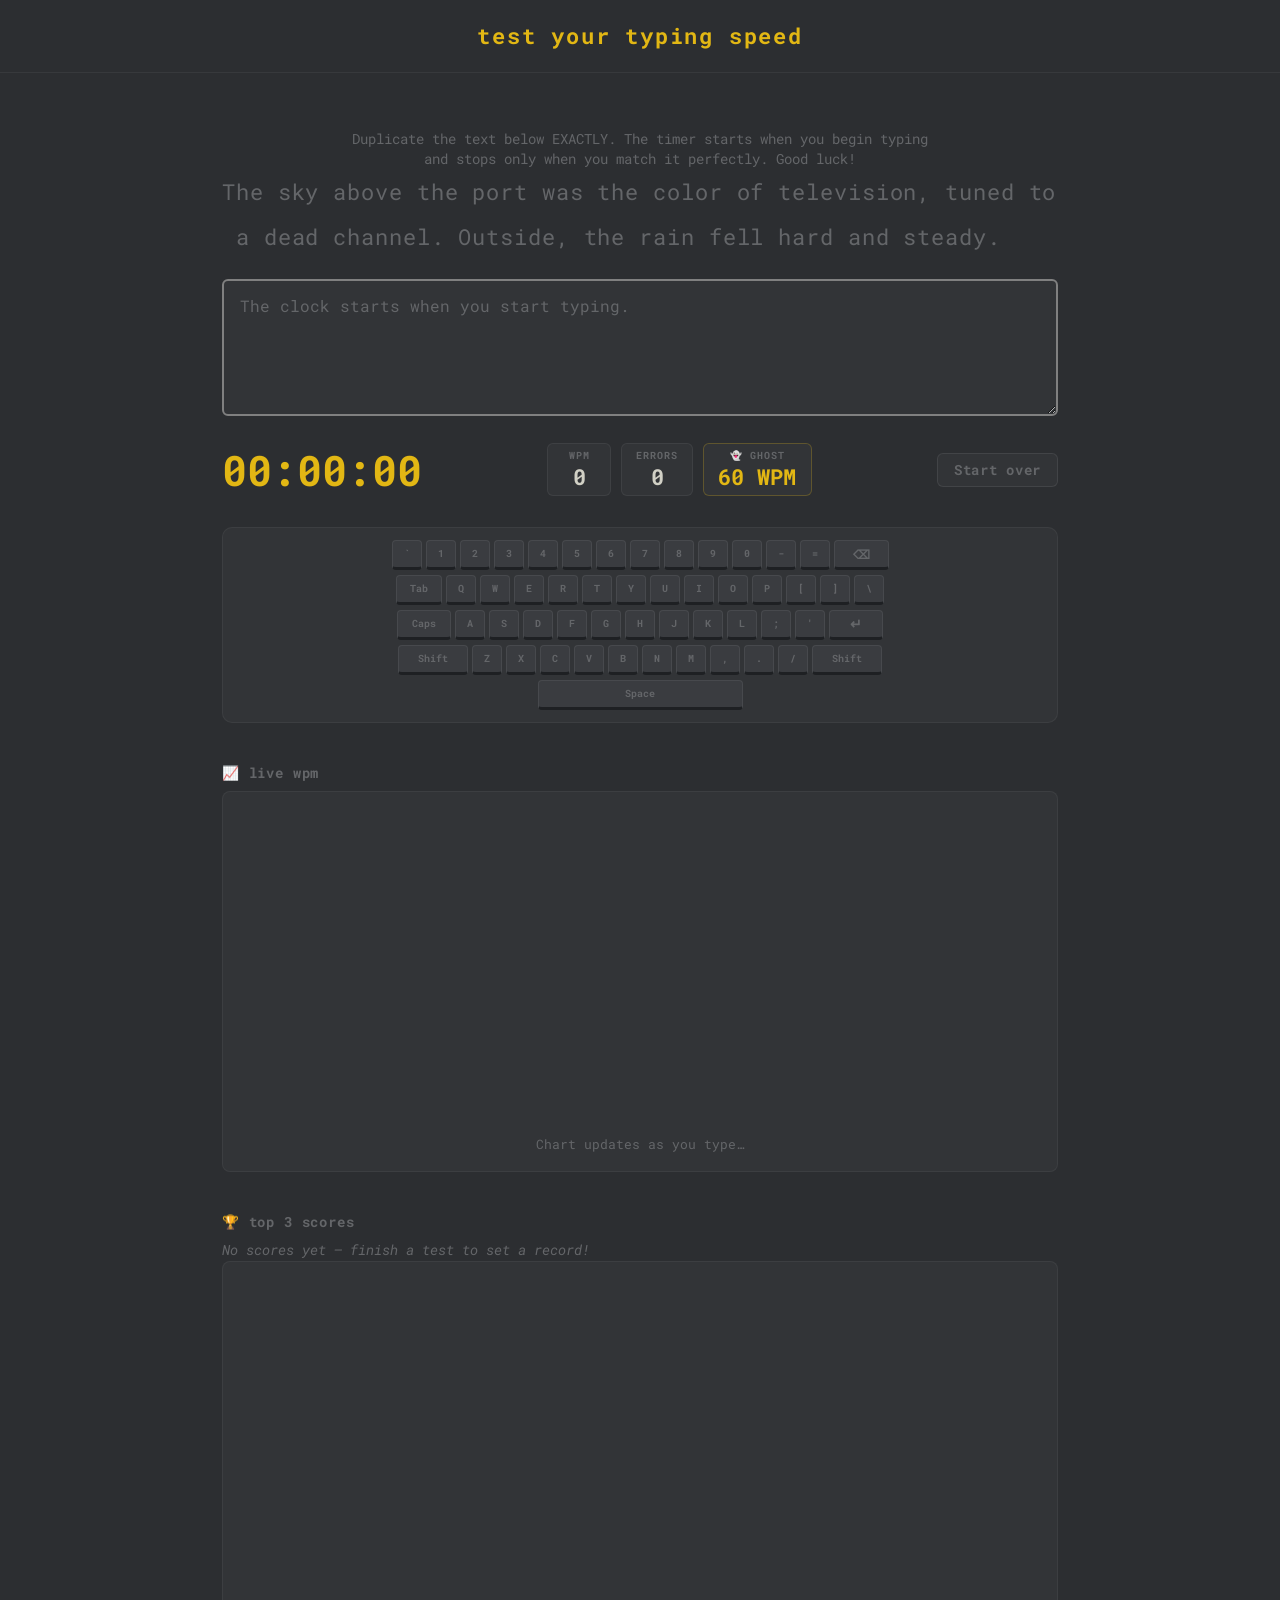
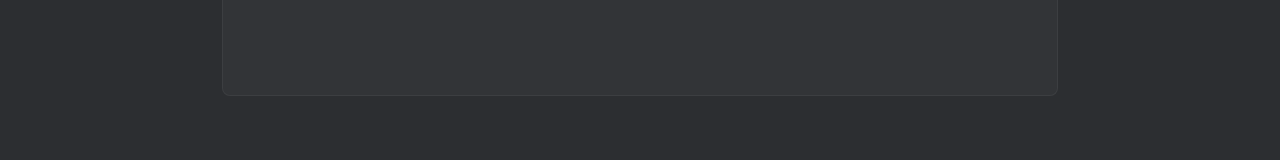
<file: index.html>
<!DOCTYPE html>
<html lang="en-US">
<head>
    <meta charset="UTF-8">
    <meta name="viewport" content="width=device-width, initial-scale=1">
    <title>Timed Typing Test App</title>
    <link rel="stylesheet" href="https://fonts.googleapis.com/css?family=Source+Sans+Pro:400,700,900">
    <link rel="stylesheet" href="style.css">
</head>
<body>

    <header class="masthead">
        <h1>Test Your Typing Speed</h1>
    </header>

    <main class="main">

        <article class="intro">
            <p>Duplicate the text below EXACTLY. The timer starts when you begin typing and stops only when you match it perfectly. Good luck!</p>
        </article>

        <section class="test-area">

            <!-- Origin text — JS renders each character as a <span> -->
            <div id="origin-text">
                <p id="origin-p"></p>
            </div>

            <div class="test-wrapper">
                <textarea id="test-area" rows="5" placeholder="The clock starts when you start typing."></textarea>
            </div>

            <!-- Timer, live stats, reset button -->
            <div class="meta">
                <div class="timer" id="timer">00:00:00</div>

                <div class="live-stats">
                    <div class="stat-box">
                        <span class="stat-label">WPM</span>
                        <span class="stat-value" id="wpm-display">0</span>
                    </div>
                    <div class="stat-box">
                        <span class="stat-label">Errors</span>
                        <span class="stat-value" id="error-display">0</span>
                    </div>
                    <div class="stat-box ghost-box">
                        <span class="stat-label">👻 Ghost</span>
                        <span class="stat-value ghost-val" id="ghost-label">60 WPM</span>
                    </div>
                </div>

                <button id="reset">Start over</button>
            </div>

            <!-- Virtual keyboard -->
            <div id="keyboard" class="keyboard"></div>

        </section>

        <!-- Live WPM chart -->
        <section class="chart-section">
            <h2 class="section-title">📈 Live WPM</h2>
            <div class="chart-box">
                <canvas id="wpm-chart" height="120"></canvas>
                <p class="chart-hint" id="chart-hint">Chart updates as you type…</p>
            </div>
        </section>

        <!-- Top 3 leaderboard + bar chart -->
        <section class="leaderboard-section">
            <h2 class="section-title">🏆 Top 3 Scores</h2>
            <div id="scores-list"></div>
            <div class="chart-box">
                <canvas id="scores-chart" height="150"></canvas>
            </div>
        </section>

    </main>

    <script src="script.js"></script>
</body>
</html>
</file>
<file: style.css>
/* ── Google Font — monospace like monkeytype ──────────────── */
@import url('https://fonts.googleapis.com/css2?family=Roboto+Mono:wght@400;700&display=swap');

/* ── CSS Variables ────────────────────────────────────────── */
:root {
    --bg:        #2c2e31;
    --bg-card:   #323437;
    --text-dim:  #646669;
    --text-main: #d1d0c5;
    --yellow:    #e2b714;
    --red:       #ca4754;
    --correct:   #d1d0c5;
    --mono:      'Roboto Mono', 'Courier New', monospace;
}

/* ── Reset / Base ─────────────────────────────────────────── */
* { box-sizing: border-box; margin: 0; padding: 0; }

body {
    background: var(--bg);
    color: var(--text-main);
    font-family: var(--mono);
    font-size: 16px;
    line-height: 1.5;
    min-height: 100vh;
}

/* ── Header ───────────────────────────────────────────────── */
.masthead {
    padding: 1.2em 2em;
    background: var(--bg);
    border-bottom: 1px solid rgba(255,255,255,0.05);
}
.masthead h1 {
    text-align: center;
    font-size: 1.4em;
    font-weight: 700;
    color: var(--yellow);
    letter-spacing: 0.08em;
    text-transform: lowercase;
}

/* ── Intro ────────────────────────────────────────────────── */
.intro {
    background: var(--bg);
    padding: 1em 2em 0;
}
.intro p {
    max-width: 600px;
    margin: 0 auto;
    color: var(--text-dim);
    font-size: 0.85em;
    text-align: center;
}

/* ── Main layout ──────────────────────────────────────────── */
.main {
    max-width: 900px;
    margin: 0 auto;
    padding: 2.5em 2em 4em;
}

/* ── Origin text ──────────────────────────────────────────── */
#origin-text {
    margin-bottom: 1.2em;
    padding: 0;
    background: transparent;
    border-radius: 0;
}
#origin-p {
    font-family: var(--mono);
    font-size: 1.4em;
    line-height: 2em;
    letter-spacing: 0.04em;
    word-break: break-word;
    color: var(--text-dim);
}

/* Per-character spans */
.char         { display: inline; color: var(--text-dim); }
.char-correct { color: var(--correct); }
.char-wrong   { color: var(--red); }
.char-cursor  {
    border-left: 2px solid var(--yellow);
    margin-left: -1px;
    animation: blink 0.6s step-end infinite;
}
.char-ghost {
    background: rgba(226, 183, 20, 0.18);
    border-radius: 2px;
    animation: gpulse 0.9s ease-in-out infinite alternate;
}

@keyframes blink  { 0%,100% { border-color: var(--yellow); } 50% { border-color: transparent; } }
@keyframes gpulse { from { background: rgba(226,183,20,0.08); } to { background: rgba(226,183,20,0.28); } }

/* ── Textarea ─────────────────────────────────────────────── */
.test-wrapper {
    border: 2px solid transparent;
    border-radius: 6px;
    display: flex;
    transition: border-color 0.2s;
    background: var(--bg-card);
}
.test-wrapper textarea {
    flex: 1;
    padding: 0.9em 1em;
    font-size: 1em;
    font-family: var(--mono);
    border: none;
    outline: none;
    background: transparent;
    color: var(--text-main);
    resize: vertical;
    caret-color: var(--yellow);
}
.test-wrapper textarea::placeholder { color: var(--text-dim); }

/* ── Meta row ─────────────────────────────────────────────── */
.meta {
    margin-top: 1.4em;
    display: flex;
    justify-content: space-between;
    align-items: center;
    flex-wrap: wrap;
    gap: 0.8em;
}

.timer {
    font-family: var(--mono);
    font-size: 2.6em;
    font-weight: 700;
    color: var(--yellow);
    font-variant-numeric: tabular-nums;
}
.timer.complete { animation: cpulse 0.5s ease-out; }
@keyframes cpulse { 0% { transform: scale(1); } 40% { transform: scale(1.06); } 100% { transform: scale(1); } }

/* ── Live stat boxes ──────────────────────────────────────── */
.live-stats { display: flex; gap: 0.6em; }

.stat-box {
    display: flex;
    flex-direction: column;
    align-items: center;
    background: var(--bg-card);
    border: 1px solid rgba(255,255,255,0.06);
    border-radius: 6px;
    padding: 0.3em 0.9em;
    min-width: 64px;
}
.stat-label {
    font-size: 0.6em;
    text-transform: uppercase;
    letter-spacing: 0.1em;
    color: var(--text-dim);
    font-weight: 700;
}
.stat-value {
    font-size: 1.4em;
    font-weight: 700;
    color: var(--text-main);
    font-variant-numeric: tabular-nums;
    line-height: 1.2;
}
.ghost-box { border-color: rgba(226,183,20,0.25); }
.ghost-val { color: var(--yellow); }

/* ── Reset button ─────────────────────────────────────────── */
#reset {
    padding: 0.45em 1.1em;
    font-size: 0.9em;
    font-family: var(--mono);
    font-weight: 700;
    color: var(--text-dim);
    background: var(--bg-card);
    border: 1px solid rgba(255,255,255,0.08);
    border-radius: 6px;
    cursor: pointer;
    letter-spacing: 0.05em;
    transition: color 0.15s, border-color 0.15s;
}
#reset:hover { color: var(--yellow); border-color: var(--yellow); }

/* ── Virtual keyboard ─────────────────────────────────────── */
.keyboard {
    background: var(--bg-card);
    border-radius: 10px;
    padding: 12px 8px;
    margin-top: 1.6em;
    display: flex;
    flex-direction: column;
    gap: 5px;
    border: 1px solid rgba(255,255,255,0.05);
}
.key-row {
    display: flex;
    gap: 4px;
    justify-content: center;
}
.key {
    background: #3a3c40;
    color: var(--text-dim);
    border: 1px solid rgba(255,255,255,0.07);
    border-bottom: 3px solid #1e2023;
    border-radius: 4px;
    width: 30px;
    height: 30px;
    display: flex;
    align-items: center;
    justify-content: center;
    font-family: var(--mono);
    font-size: 10px;
    font-weight: 700;
    flex-shrink: 0;
    user-select: none;
    transition: color 0.08s;
}

/* Wide modifier keys */
.k-backspace { width: 55px; font-size: 12px; }
.k-tab       { width: 46px; }
.k-capslock  { width: 54px; }
.k-enter     { width: 54px; font-size: 14px; }
.k-shiftl    { width: 70px; }
.k-shiftr    { width: 70px; }
.k-space     { width: 205px; }

/* Key flash states */
.key-correct {
    background: #505358 !important;
    color: var(--text-main) !important;
    border-color: rgba(255,255,255,0.15) !important;
    transform: translateY(1px);
}
.key-error {
    background: #4a1e22 !important;
    border-color: var(--red) !important;
    color: var(--red) !important;
    animation: kshake 0.28s ease-in-out;
}
@keyframes kshake {
    0%,100% { transform: translateX(0); }
    25%     { transform: translateX(-4px); }
    75%     { transform: translateX(4px); }
}

/* ── Section titles ───────────────────────────────────────── */
.section-title {
    font-size: 0.85em;
    font-weight: 700;
    color: var(--text-dim);
    text-transform: lowercase;
    letter-spacing: 0.06em;
    margin: 0 0 0.6em;
}

/* ── Chart sections ───────────────────────────────────────── */
.chart-section,
.leaderboard-section { margin-top: 2.5em; }

.chart-box {
    background: var(--bg-card);
    border: 1px solid rgba(255,255,255,0.05);
    border-radius: 8px;
    padding: 1em;
}
.chart-box canvas { display: block; width: 100%; }
.chart-hint { text-align: center; color: var(--text-dim); font-size: 0.8em; margin: 0.5em 0 0; }

/* ── Leaderboard rows ─────────────────────────────────────── */
.score-row {
    display: flex;
    align-items: center;
    gap: 1em;
    padding: 0.55em 0.9em;
    background: var(--bg-card);
    border: 1px solid rgba(255,255,255,0.05);
    border-radius: 6px;
    margin-bottom: 0.4em;
    font-family: var(--mono);
    font-weight: 700;
}
.medal      { font-size: 1.1em; }
.score-time { font-variant-numeric: tabular-nums; color: var(--text-main); }
.score-wpm  { color: var(--yellow); margin-left: auto; }
.score-date { font-size: 0.7em; color: var(--text-dim); font-weight: 400; }
.no-scores  { color: var(--text-dim); font-size: 0.85em; font-style: italic; }
</file>
